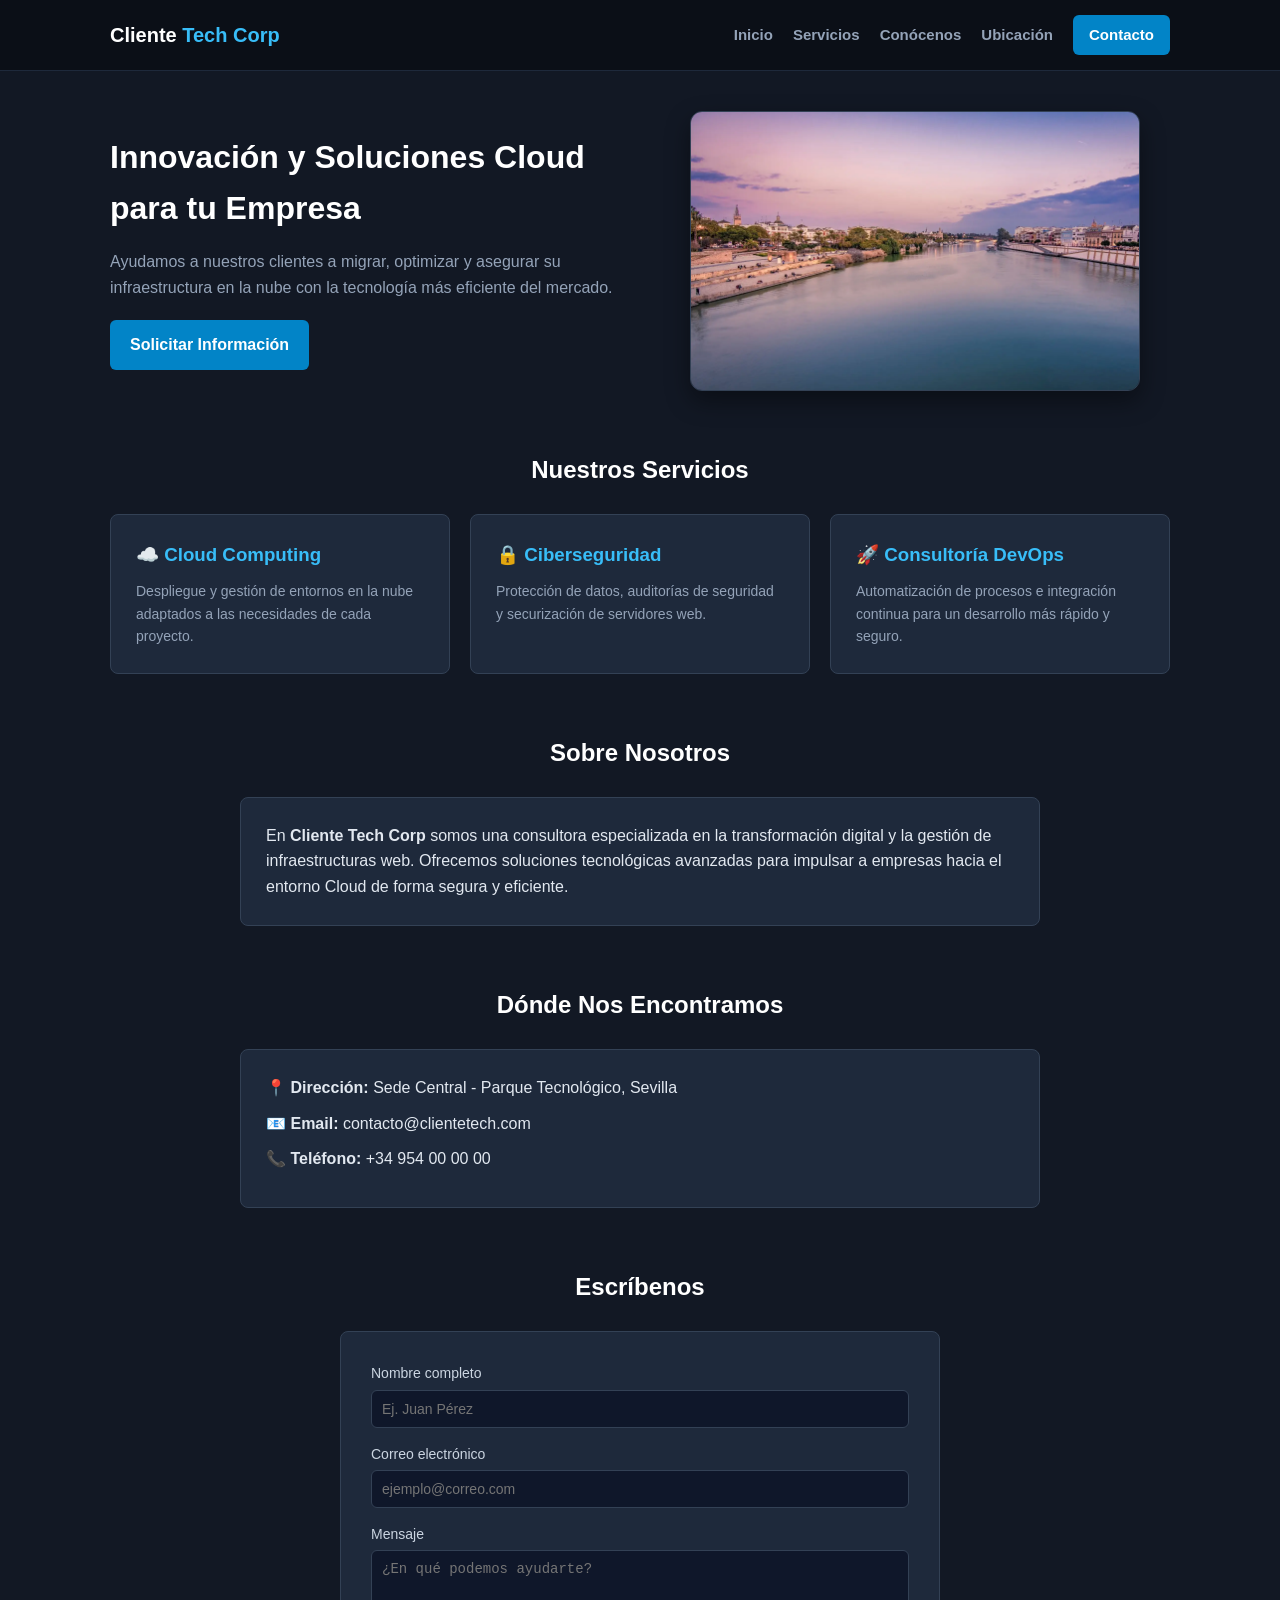
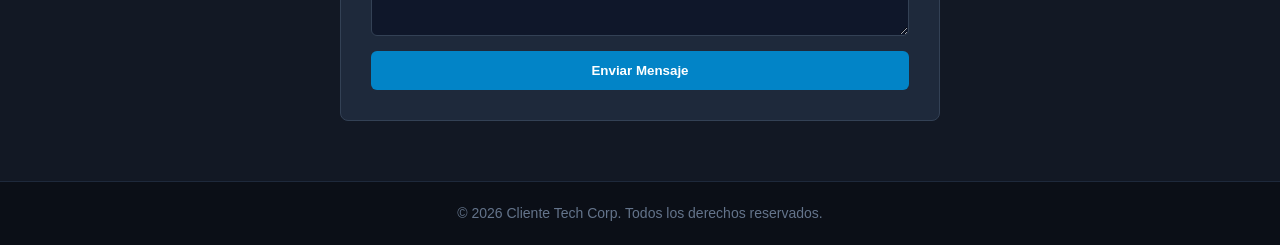
<file: apache/html/index.html>
<!DOCTYPE html>
<html lang="es">
<head>
    <meta charset="UTF-8">
    <meta name="viewport" content="width=device-width, initial-scale=1.0">
    <title>Plataforma Web Corporativa - Cliente Tech</title>
    <link rel="stylesheet" href="css/style.css">
</head>
<body>

    <!-- CABECERA Y MENÚ DE NAVEGACIÓN -->
    <header>
        <div class="header-container">
            <div class="logo">
                <h2>Cliente <span>Tech Corp</span></h2>
            </div>
            <nav>
                <a href="#inicio">Inicio</a>
                <a href="#servicios">Servicios</a>
                <a href="#conocenos">Conócenos</a>
                <a href="#ubicacion">Ubicación</a>
                <a href="#contacto" class="btn-nav">Contacto</a>
            </nav>
        </div>
    </header>

    <main>
        
        <!-- SECCIÓN INICIO-->
        <section id="inicio" class="hero-section">
            <div class="hero-content">
                <h1>Innovación y Soluciones Cloud para tu Empresa</h1>
                <p>Ayudamos a nuestros clientes a migrar, optimizar y asegurar su infraestructura en la nube con la tecnología más eficiente del mercado.</p>
                <a href="#contacto" class="btn-primary">Solicitar Información</a>
            </div>
            <div class="hero-img-container">
                <img src="img/guadalquivir-recorrido.webp" alt="Instalaciones Corporativas" class="img-ajustada">
            </div>
        </section>

        <!-- SECCIÓN SERVICIOS -->
        <section id="servicios" class="seccion">
            <h2>Nuestros Servicios</h2>
            <div class="grid-servicios">
                <div class="tarjeta-servicio">
                    <h3>☁️ Cloud Computing</h3>
                    <p>Despliegue y gestión de entornos en la nube adaptados a las necesidades de cada proyecto.</p>
                </div>
                <div class="tarjeta-servicio">
                    <h3>🔒 Ciberseguridad</h3>
                    <p>Protección de datos, auditorías de seguridad y securización de servidores web.</p>
                </div>
                <div class="tarjeta-servicio">
                    <h3>🚀 Consultoría DevOps</h3>
                    <p>Automatización de procesos e integración continua para un desarrollo más rápido y seguro.</p>
                </div>
            </div>
        </section>

        <!-- SECCIÓN CONÓCENOS -->
        <section id="conocenos" class="seccion">
            <h2>Sobre Nosotros</h2>
            <div class="caja-texto">
                <p>En <strong>Cliente Tech Corp</strong> somos una consultora especializada en la transformación digital y la gestión de infraestructuras web. Ofrecemos soluciones tecnológicas avanzadas para impulsar a empresas hacia el entorno Cloud de forma segura y eficiente.</p>
            </div>
        </section>

        <!-- SECCIÓN DÓNDE NOS ENCONTRAMOS -->
        <section id="ubicacion" class="seccion">
            <h2>Dónde Nos Encontramos</h2>
            <div class="caja-texto info-contacto">
                <p>📍 <strong>Dirección:</strong> Sede Central - Parque Tecnológico, Sevilla</p>
                <p>📧 <strong>Email:</strong> contacto@clientetech.com</p>
                <p>📞 <strong>Teléfono:</strong> +34 954 00 00 00</p>
            </div>
        </section>

        <!-- SECCIÓN CONTACTO -->
        <section id="contacto" class="seccion">
            <h2>Escríbenos</h2>
            <form class="formulario">
                <div class="campo">
                    <label for="nombre">Nombre completo</label>
                    <input type="text" id="nombre" name="nombre" placeholder="Ej. Juan Pérez" required>
                </div>

                <div class="campo">
                    <label for="email">Correo electrónico</label>
                    <input type="email" id="email" name="email" placeholder="ejemplo@correo.com" required>
                </div>

                <div class="campo">
                    <label for="mensaje">Mensaje</label>
                    <textarea id="mensaje" name="mensaje" rows="4" placeholder="¿En qué podemos ayudarte?" required></textarea>
                </div>

                <button type="submit" class="btn-primary">Enviar Mensaje</button>
            </form>
        </section>

    </main>

    <!-- PIE DE PÁGINA -->
    <footer>
        <p>&copy; 2026 Cliente Tech Corp. Todos los derechos reservados.</p>
    </footer>

</body>
</html>
</file>
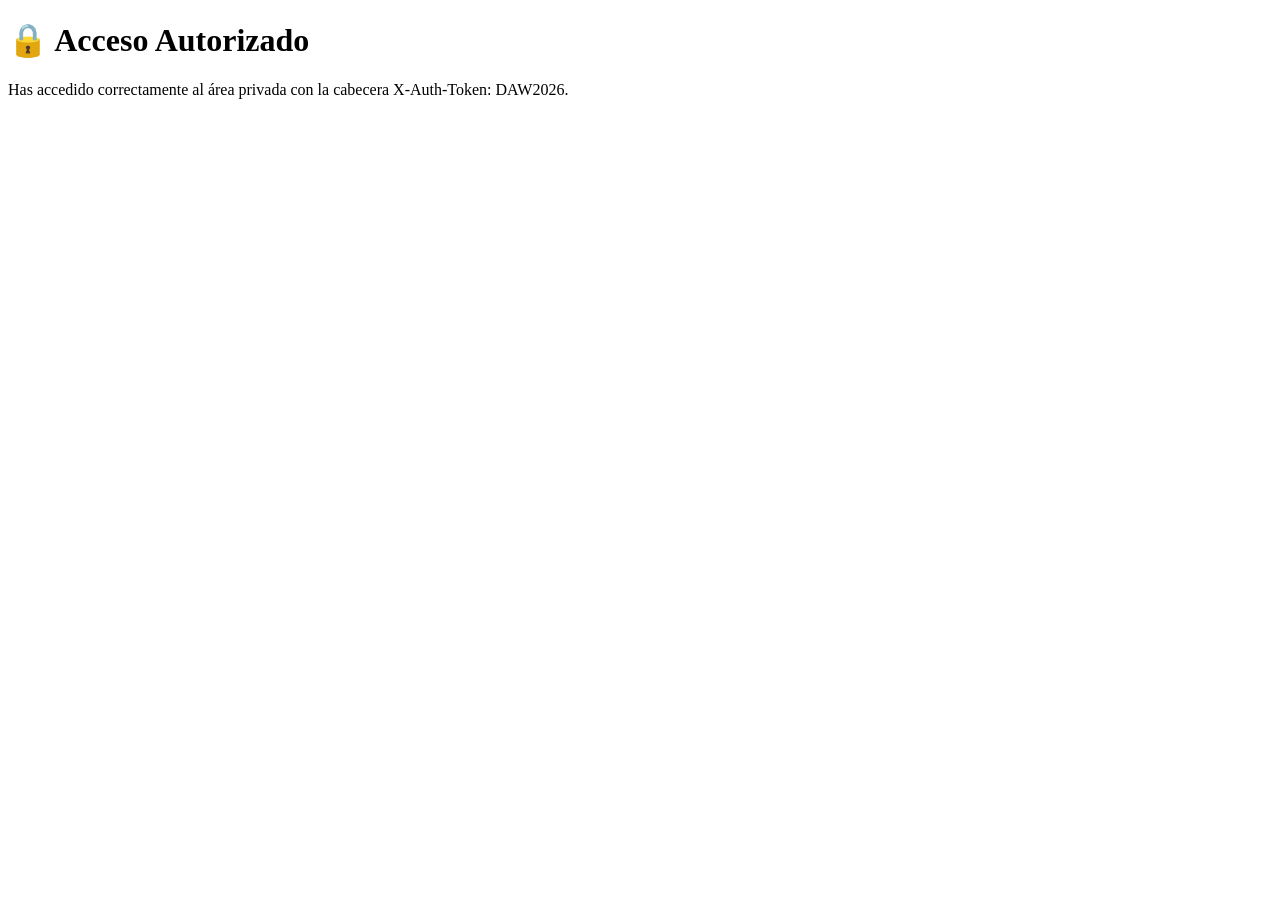
<file: apache/html/privado/index.html>
<!DOCTYPE html>
<html lang="es">
<head>
    <meta charset="UTF-8">
    <title>Área Privada - Guadalquivir Cloud Tech</title>
</head>
<body>
    <h1>🔒 Acceso Autorizado</h1>
    <p>Has accedido correctamente al área privada con la cabecera X-Auth-Token: DAW2026.</p>
</body>
</html>
</file>
<file: apache/html/css/style.css>
/* --- RESET Y ESTILOS GENERALES --- */
* {
    margin: 0;
    padding: 0;
    box-sizing: border-box;
}

body {
    font-family: Arial, Helvetica, sans-serif;
    background-color: #121824;
    color: #e2e8f0;
    line-height: 1.6;
}

/* --- CABECERA Y NAVEGACIÓN --- */
header {
    background-color: #0b0f17;
    border-bottom: 1px solid #1e293b;
    position: sticky;
    top: 0;
    z-index: 100;
}

.header-container {
    max-width: 1100px;
    margin: 0 auto;
    padding: 15px 20px;
    display: flex;
    justify-content: space-between;
    align-items: center;
}

.logo h2 {
    font-size: 20px;
    color: #ffffff;
}

.logo span {
    color: #38bdf8;
}

nav {
    display: flex;
    align-items: center;
    gap: 20px;
}

nav a {
    color: #94a3b8;
    text-decoration: none;
    font-size: 15px;
    font-weight: bold;
    transition: color 0.2s;
}

nav a:hover {
    color: #38bdf8;
}

.btn-nav {
    background-color: #0284c7;
    color: #ffffff !important;
    padding: 8px 16px;
    border-radius: 6px;
}

.btn-nav:hover {
    background-color: #0369a1;
}

/* --- HERO SECTION (INICIO E IMAGEN AJUSTADA) --- */
.hero-section {
    max-width: 1100px;
    margin: 40px auto;
    padding: 0 20px;
    display: flex;
    align-items: center;
    justify-content: space-between;
    gap: 40px;
    flex-wrap: wrap;
}

.hero-content {
    flex: 1;
    min-width: 300px;
}

.hero-content h1 {
    font-size: 32px;
    color: #ffffff;
    margin-bottom: 15px;
}

.hero-content p {
    color: #94a3b8;
    font-size: 16px;
    margin-bottom: 20px;
}

.hero-img-container {
    flex: 1;
    min-width: 300px;
    display: flex;
    justify-content: center;
}

/* Control estricto del tamaño de la imagen */
.img-ajustada {
    width: 100%;
    max-width: 450px;
    height: 280px;
    object-fit: cover;
    border-radius: 12px;
    border: 1px solid #334155;
    box-shadow: 0 10px 25px rgba(0, 0, 0, 0.4);
}

/* --- SECCIONES REUTILIZABLES --- */
.seccion {
    max-width: 1100px;
    margin: 60px auto;
    padding: 0 20px;
}

.seccion h2 {
    font-size: 24px;
    color: #ffffff;
    margin-bottom: 25px;
    text-align: center;
}

.caja-texto {
    background-color: #1e293b;
    padding: 25px;
    border-radius: 8px;
    border: 1px solid #334155;
    max-width: 800px;
    margin: 0 auto;
}

.info-contacto p {
    margin-bottom: 10px;
    font-size: 16px;
}

/* --- TARJETAS DE SERVICIOS --- */
.grid-servicios {
    display: grid;
    grid-template-columns: repeat(auto-fit, minmax(260px, 1fr));
    gap: 20px;
}

.tarjeta-servicio {
    background-color: #1e293b;
    padding: 25px;
    border-radius: 8px;
    border: 1px solid #334155;
}

.tarjeta-servicio h3 {
    color: #38bdf8;
    margin-bottom: 10px;
}

.tarjeta-servicio p {
    color: #94a3b8;
    font-size: 14px;
}

/* --- FORMULARIO DE CONTACTO --- */
.formulario {
    background-color: #1e293b;
    padding: 30px;
    border-radius: 8px;
    border: 1px solid #334155;
    max-width: 600px;
    margin: 0 auto;
    display: flex;
    flex-direction: column;
    gap: 15px;
}

.campo {
    display: flex;
    flex-direction: column;
    gap: 5px;
    text-align: left;
}

.campo label {
    font-size: 14px;
    color: #cbd5e1;
}

.campo input, .campo textarea {
    padding: 10px;
    border-radius: 6px;
    border: 1px solid #334155;
    background-color: #0f172a;
    color: #ffffff;
    font-size: 14px;
}

.btn-primary {
    display: inline-block;
    background-color: #0284c7;
    color: #ffffff;
    padding: 12px 20px;
    border: none;
    border-radius: 6px;
    font-weight: bold;
    cursor: pointer;
    text-decoration: none;
    text-align: center;
}

.btn-primary:hover {
    background-color: #0369a1;
}

/* --- PIE DE PÁGINA --- */
footer {
    background-color: #0b0f17;
    border-top: 1px solid #1e293b;
    text-align: center;
    padding: 20px;
    color: #64748b;
    font-size: 14px;
    margin-top: 60px;
}
</file>
